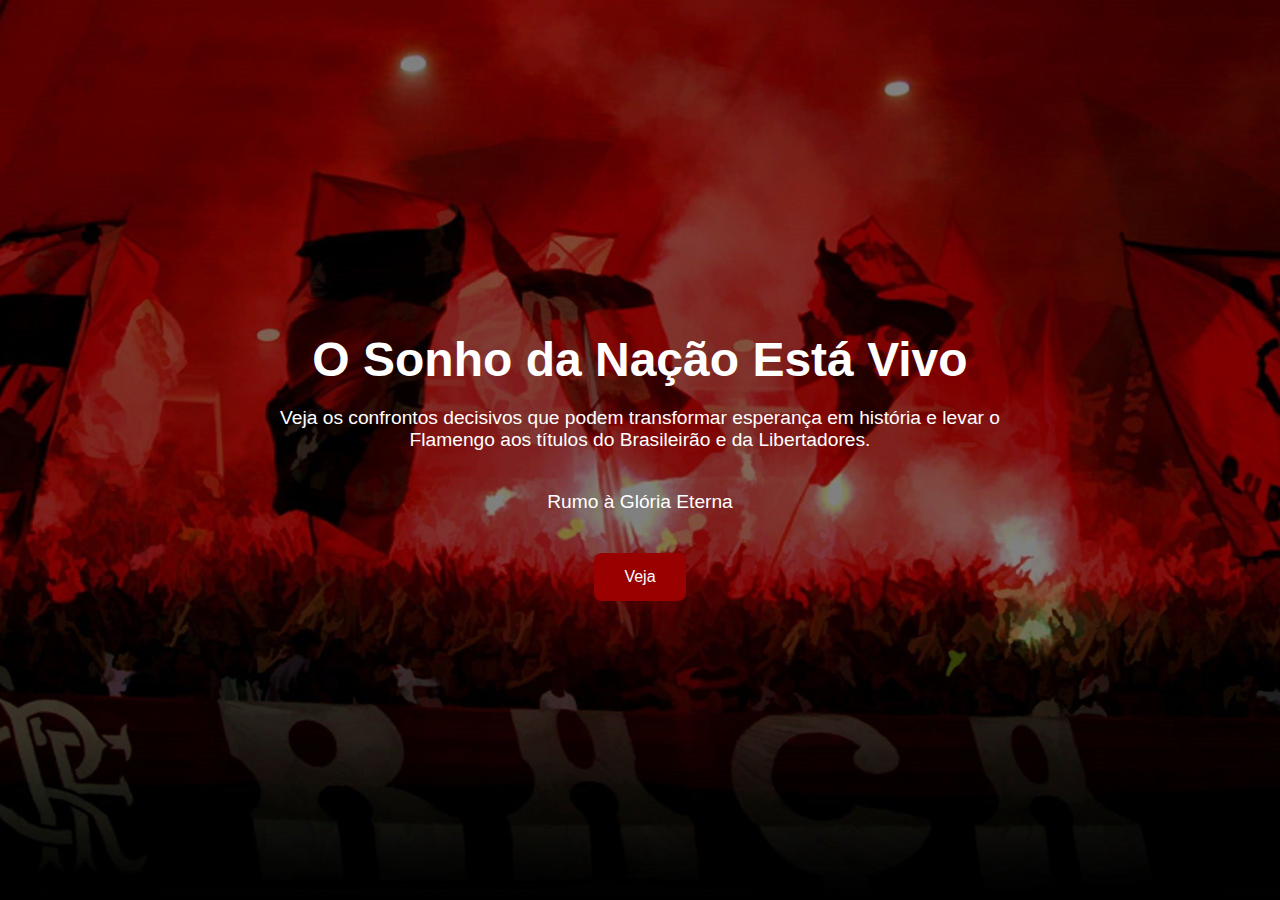
<file: index.html>
<!DOCTYPE html>
<html lang="pt-BR">
<head>
  <meta charset="UTF-8" />
  <meta name="viewport" content="width=device-width, initial-scale=1.0"/>
  <title>Boas Vindas!</title>
  <link rel="stylesheet" href="index.css" />
  <link rel="icon" href="logo.png" type="image/png">

</head>
<body>
  <div class="welcome-container">
    <h1>O Sonho da Nação Está Vivo</h1>
    <p>Veja os confrontos decisivos que podem transformar esperança em história e levar o Flamengo  aos títulos do Brasileirão e da Libertadores.</p>
    <p>Rumo à Glória Eterna</p>
    <button id="enter-button">Veja</button>
  </div>

  <script>
    document.getElementById("enter-button").addEventListener("click", function () {
      window.location.href = "inicial.html"; 
    });
  </script>
</body>
</html>
</file>
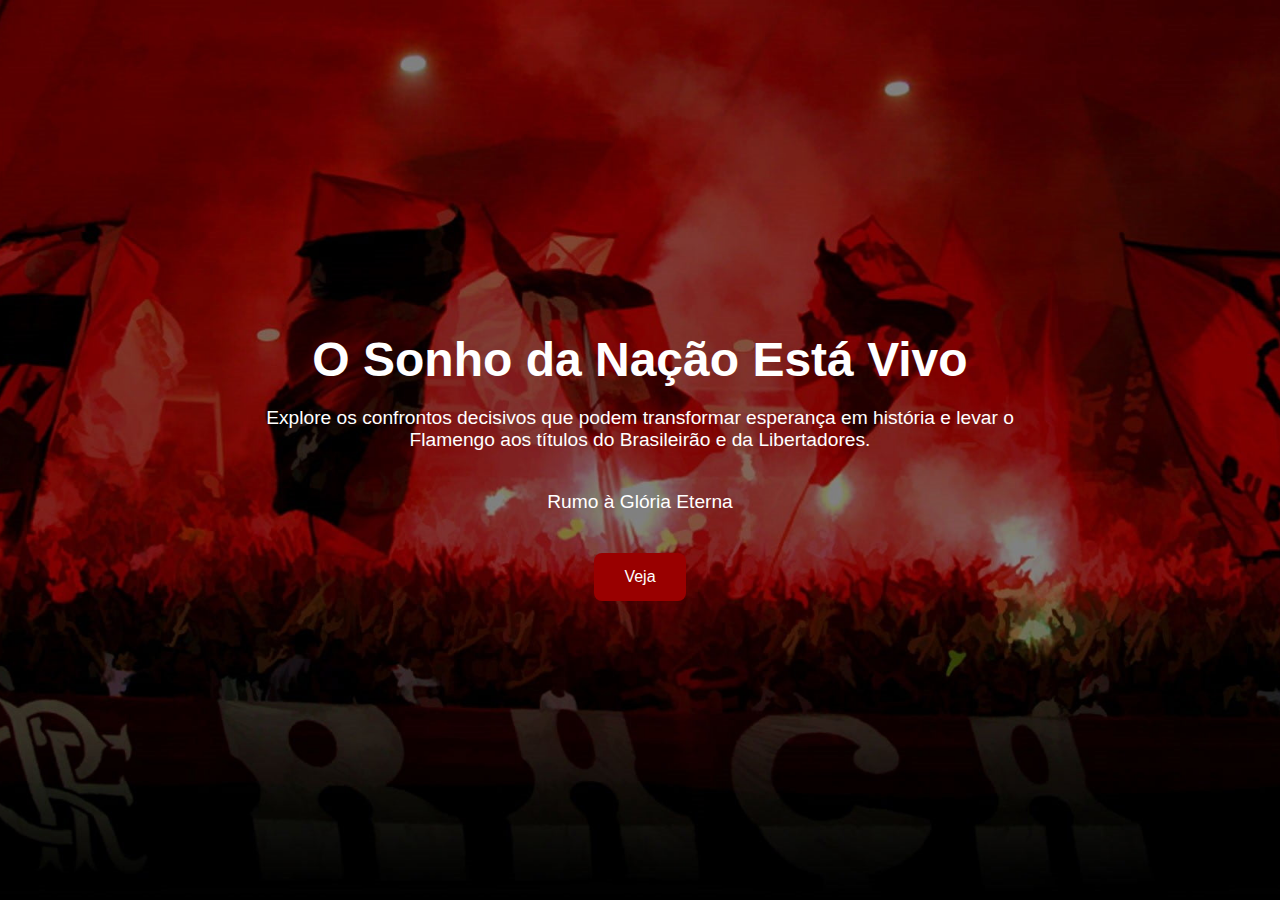
<file: home.html>
<!DOCTYPE html>
<html lang="pt-BR">
<head>
  <meta charset="UTF-8" />
  <meta name="viewport" content="width=device-width, initial-scale=1.0"/>
  <title>Boas Vindas!</title>
  <link rel="stylesheet" href="home.css" />
  <link rel="icon" href="logo.png" type="image/png">

</head>
<body>
  <div class="welcome-container">
    <h1>O Sonho da Nação Está Vivo</h1>
    <p>Explore os confrontos decisivos que podem transformar esperança em história e levar o Flamengo  aos títulos do Brasileirão e da Libertadores.</p>
    <p>Rumo à Glória Eterna</p>
    <button id="enter-button">Veja</button>
  </div>

  <script>
    document.getElementById("enter-button").addEventListener("click", function () {
      window.location.href = "index.html"; 
    });
  </script>
</body>
</html>
</file>
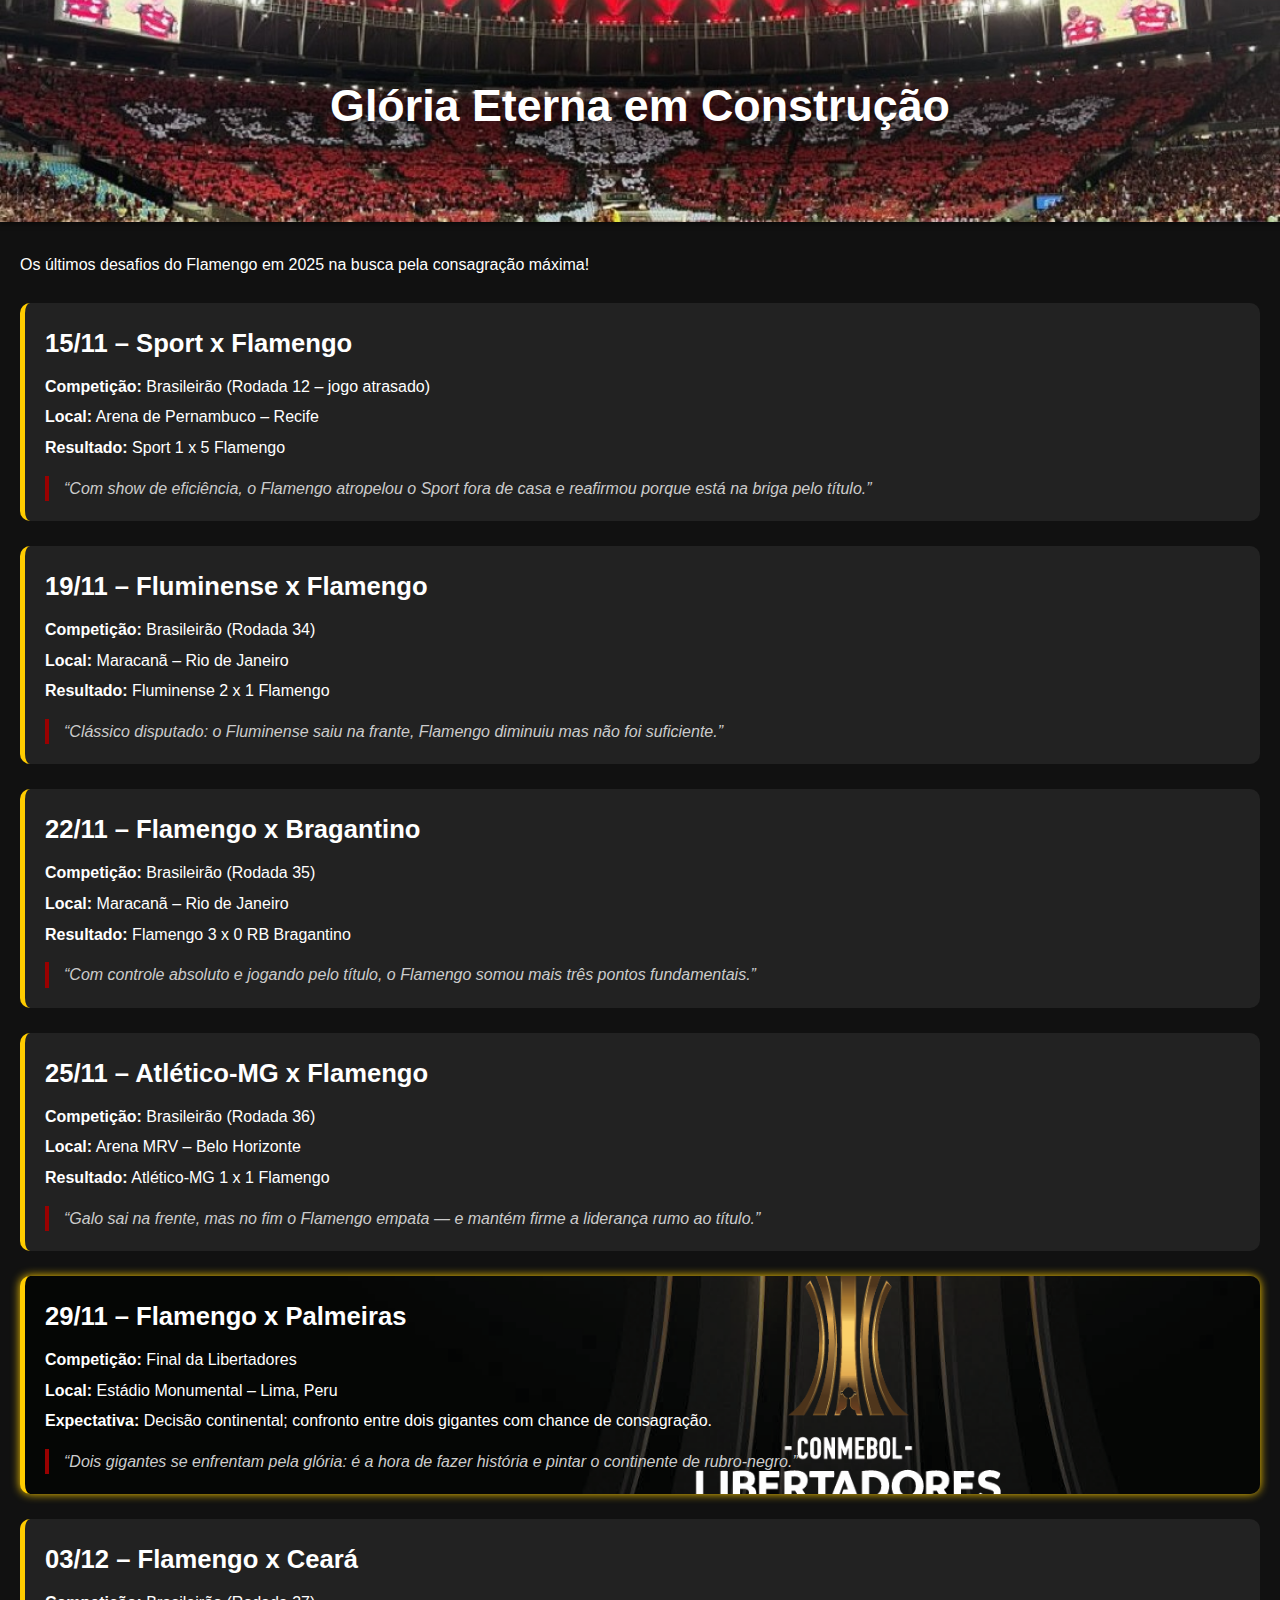
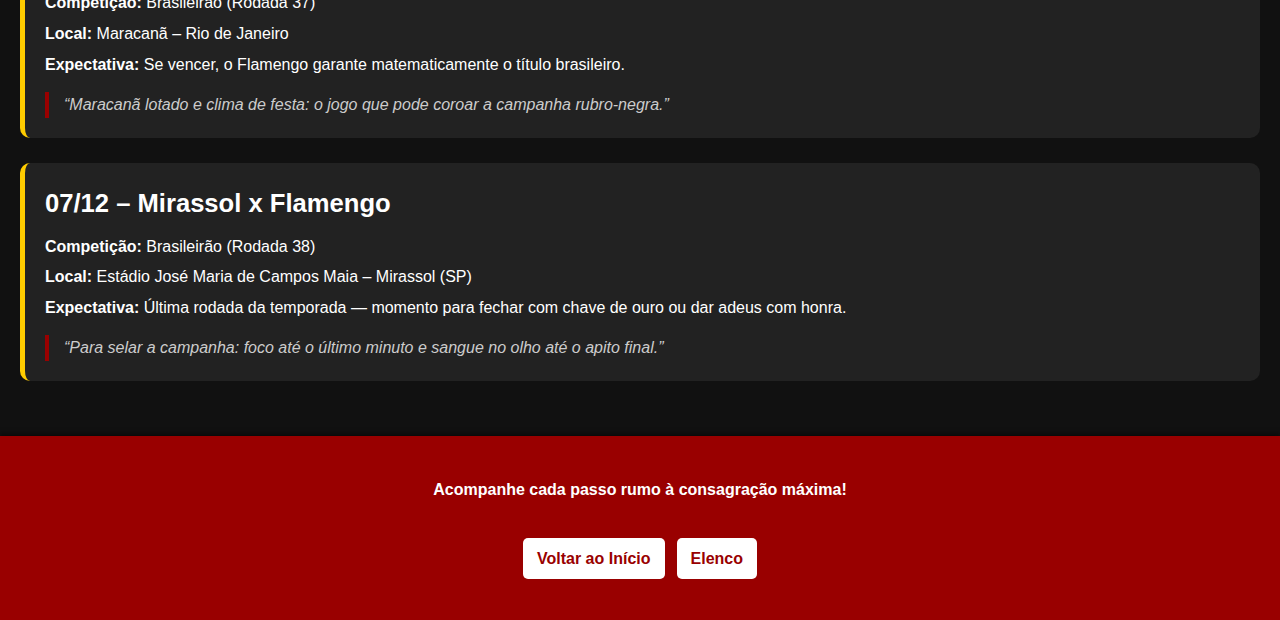
<file: inicial.html>
<!DOCTYPE html>
<html lang="pt-BR">
<head>
  <meta charset="UTF-8" />
  <meta name="viewport" content="width=device-width, initial-scale=1.0"/>
  <title>Últimos Jogos Rumo à Glória Eterna</title>
  <link rel="stylesheet" href="inicial.css" />
  <link rel="icon" type="image/png" href="logo.png">

</head>
<body>
  <header>
    <h1>Glória Eterna em Construção</h1>
  </header>

  <main>
        <p>Os últimos desafios do Flamengo em 2025 na busca pela consagração máxima!</p><br>

  
    <section class="jogo">
  <h2>15/11 – Sport x Flamengo</h2>
  <p><strong>Competição:</strong> Brasileirão (Rodada 12 – jogo atrasado)</p>
  <p><strong>Local:</strong> Arena de Pernambuco – Recife</p>
  <p><strong>Resultado:</strong> Sport 1 x 5 Flamengo</p>
  <blockquote>“Com show de eficiência, o Flamengo atropelou o Sport fora de casa e reafirmou porque está na briga pelo título.”</blockquote>
  <a class="btn-video" href="https://www.youtube.com/watch?v=ldz-otBFQmY" target="_blank" rel="noopener">
    ▶ Ver melhores momentos
  </a>
</section>

<!-- 19/11 – Fluminense x Flamengo -->
<section class="jogo">
  <h2>19/11 – Fluminense x Flamengo</h2>
  <p><strong>Competição:</strong> Brasileirão (Rodada 34)</p>
  <p><strong>Local:</strong> Maracanã – Rio de Janeiro</p>
  <p><strong>Resultado:</strong> Fluminense 2 x 1 Flamengo</p>
  <blockquote>“Clássico disputado: o Fluminense saiu na frante, Flamengo diminuiu mas não foi suficiente.”</blockquote>
  <!-- Ainda não achei vídeo oficial consolidado; deixo link genérico para canal oficial da Libertadores/Copa Brasil — substitua depois se achar highlights -->
  <a class="btn-video" href="https://www.youtube.com/watch?v=eTqleuid84U" target="_blank" rel="noopener">
    ▶ Ver melhores momentos
  </a>
</section>

<!-- 22/11 – Flamengo x Bragantino -->
<section class="jogo">
  <h2>22/11 – Flamengo x Bragantino</h2>
  <p><strong>Competição:</strong> Brasileirão (Rodada 35)</p>
  <p><strong>Local:</strong> Maracanã – Rio de Janeiro</p>
  <p><strong>Resultado:</strong> Flamengo 3 x 0 RB Bragantino</p>
  <blockquote>“Com controle absoluto e jogando pelo título, o Flamengo somou mais três pontos fundamentais.”</blockquote>
  <!-- Link para vídeo oficial dos gols da partida -->
  <a class="btn-video" href="https://www.youtube.com/watch?v=90ugBIxU0rs" target="_blank" rel="noopener">
    ▶ Ver melhores momentos
  </a>
</section>

<!-- 25/11 – Atlético-MG x Flamengo -->
<section class="jogo">
  <h2>25/11 – Atlético-MG x Flamengo</h2>
  <p><strong>Competição:</strong> Brasileirão (Rodada 36)</p>
  <p><strong>Local:</strong> Arena MRV – Belo Horizonte</p>
  <p><strong>Resultado:</strong> Atlético-MG 1 x 1 Flamengo</p>
  <blockquote>“Galo sai na frente, mas no fim o Flamengo empata — e mantém firme a liderança rumo ao título.”</blockquote>
  <!-- Ainda não encontrei um vídeo oficial consolidado dos melhores momentos; deixei o canal oficial Genérica — substitua se aparecer -->
  <a class="btn-video" href="https://www.youtube.com/watch?v=AhCCAe8R87E" target="_blank" rel="noopener">
    ▶ Ver melhores momentos
  </a>
</section>

<!-- 29/11 – Flamengo x Palmeiras (Final Libertadores) -->
<section class="jogo destaque">
  <h2>29/11 – Flamengo x Palmeiras</h2>
  <p><strong>Competição:</strong> Final da Libertadores</p>
  <p><strong>Local:</strong> Estádio Monumental – Lima, Peru</p>
  <p><strong>Expectativa:</strong> Decisão continental; confronto entre dois gigantes com chance de consagração.</p>
  <blockquote>“Dois gigantes se enfrentam pela glória: é a hora de fazer história e pintar o continente de rubro-negro.”</blockquote>
  <!-- Link para canal oficial da Libertadores — geralmente publica prévias e cobertura oficial -->
  <a class="btn-video" href="https://www.youtube.com/watch?v=XPp5AYcbS-c" target="_blank" rel="noopener">
    ▶ Ver prévia
  </a>
</section>

<!-- 03/12 – Flamengo x Ceará -->
<section class="jogo">
  <h2>03/12 – Flamengo x Ceará</h2>
  <p><strong>Competição:</strong> Brasileirão (Rodada 37)</p>
  <p><strong>Local:</strong> Maracanã – Rio de Janeiro</p>
  <p><strong>Expectativa:</strong> Se vencer, o Flamengo garante matematicamente o título brasileiro.</p>
  <blockquote>“Maracanã lotado e clima de festa: o jogo que pode coroar a campanha rubro-negra.”</blockquote>
  <!-- Link para canal oficial do Flamengo — prévia da partida -->
  <a class="btn-video" href="https://www.youtube.com/@FlamengoOficial" target="_blank" rel="noopener">
    ▶ Ver prévia 
  </a>
</section>

<!-- 07/12 – Mirassol x Flamengo -->
<section class="jogo">
  <h2>07/12 – Mirassol x Flamengo</h2>
  <p><strong>Competição:</strong> Brasileirão (Rodada 38)</p>
  <p><strong>Local:</strong> Estádio José Maria de Campos Maia – Mirassol (SP)</p>
  <p><strong>Expectativa:</strong> Última rodada da temporada — momento para fechar com chave de ouro ou dar adeus com honra.</p>
  <blockquote>“Para selar a campanha: foco até o último minuto e sangue no olho até o apito final.”</blockquote>
  <!-- Link para canal oficial do Flamengo — prévia da rodada final -->
  <a class="btn-video" href="https://www.youtube.com/@FlamengoOficial" target="_blank" rel="noopener">
    ▶ Ver prévia 
  </a>
</section>


  </main>

  <footer><br>
    <p>Acompanhe cada passo rumo à consagração máxima!</p>
    <br>

    <div class="footer-buttons">
      <a href="index.html" id="voltar-topo" class="footer-btn">Voltar ao Início</a>
      <a href="https://www.flamengo.com.br/elencos/elenco-profissional" class="footer-btn">Elenco</a>
    </div><br>

    
  
  </footer>

</body>
</html>
</file>
<file: index.css>
body {
  margin: 0;
  padding: 0;
  font-family: 'Segoe UI', sans-serif;
  background-image: url('fundo_home.jpg');
  background-size: cover;
  background-repeat: no-repeat;
  background-position: center;
  /*background: linear-gradient(to bottom, #000000, #990000);*/
  color: white;
  height: 100vh;
  display: flex;
  justify-content: center;
  align-items: center;
}

.welcome-container {
  text-align: center;
  max-width: 800px;
  padding: 20px;
}

h1 {
  font-size: 3em;
  margin-bottom: 20px;
}

p {
  font-size: 1.2em;
  margin-bottom: 40px;
}

button {
  background-color: #990000;
  color: #fff;
  border: none;
  padding: 15px 30px;
  font-size: 1em;
  border-radius: 8px;
  cursor: pointer;
  transition: background-color 0.3s ease;
}

button:hover {
  background-color: #000000;
}
</file>
<file: home.css>
body {
  margin: 0;
  padding: 0;
  font-family: 'Segoe UI', sans-serif;
  background-image: url('fundo_home.jpg');
  background-size: cover;
  background-repeat: no-repeat;
  background-position: center;
  /*background: linear-gradient(to bottom, #000000, #990000);*/
  color: white;
  height: 100vh;
  display: flex;
  justify-content: center;
  align-items: center;
}

.welcome-container {
  text-align: center;
  max-width: 800px;
  padding: 20px;
}

h1 {
  font-size: 3em;
  margin-bottom: 20px;
}

p {
  font-size: 1.2em;
  margin-bottom: 40px;
}

button {
  background-color: #990000;
  color: #fff;
  border: none;
  padding: 15px 30px;
  font-size: 1em;
  border-radius: 8px;
  cursor: pointer;
  transition: background-color 0.3s ease;
}

button:hover {
  background-color: #000000;
}
</file>
<file: inicial.css>
/* Reset básico */
* {
  margin: 0;
  padding: 0;
  box-sizing: border-box;
}

/* Corpo da página */
body {
  font-family: 'Segoe UI', sans-serif;
  background-color: #111;
  color: #fff;
  line-height: 1.6;
}

/* Cabeçalho 
header {
  background-color: #990000;
  padding: 30px 20px;
  text-align: center;
  box-shadow: 0 2px 5px rgba(0,0,0,0.5);
}
  */

/* Cabeçalho */
header {
  background-image: url("tetra2.jpg");
  background-size: cover;
  background-position: center;
  background-repeat: no-repeat;

  padding: 70px 15px;
  text-align: center;
  box-shadow: 0 2px 5px rgba(0,0,0,0.5);

  /* Opcional: escurecer um pouco a imagem para melhorar a leitura do texto */
  position: relative;
}



header h1 {
  font-size: 2.8em;
  color: #ffffff;
  margin-bottom: 10px;
}

header p {
  font-size: 1.2em;
  color: #fff;
}

/* Conteúdo principal */
main {
  padding: 30px 20px;
}

/* Seções de jogos 
.jogo {
  background-color: #222;
  border-left: 5px solid #ffcc00;
  margin-bottom: 25px;
  padding: 20px;
  border-radius: 10px;
  transition: transform 0.3s ease;
}

.jogo:hover {
  transform: scale(1.02);
}

.jogo h2 {
  font-size: 1.6em;
  color: #ffffff;
  margin-bottom: 10px;
}

.jogo p {
  margin: 5px 0;
  font-size: 1em;
}
*/


 .jogo {
    background-color: #222;
    border-left: 5px solid #ffcc00;
    margin-bottom: 25px;
    padding: 20px;
    border-radius: 10px;
    transition: transform 0.3s ease;
    position: relative;
    color: #fff;
  }
  .jogo:hover {
    transform: scale(1.02);
  }
  .jogo h2 {
    font-size: 1.6em;
    margin-bottom: 10px;
  }
  .jogo p {
    margin: 5px 0;
    font-size: 1em;
  }
  .btn-video {
    display: none;
    position: absolute;
    top: 20px;
    right: 20px;
    background: #e50914;
    color: #fff;
    padding: 8px 12px;
    border-radius: 4px;
    text-decoration: none;
    font-weight: bold;
  }
  .jogo:hover .btn-video {
    display: inline-block;
  }

/* Frases de torcedor */
blockquote {
  margin-top: 15px;
  font-style: italic;
  color: #ccc;
  border-left: 4px solid #990000;
  padding-left: 15px;
}

/* Destaque para jogo especial (ex: final da Libertadores) */
.destaque {
  background-image: url(libert3.png);
  border-left: 5px solid #ffcc00;
  box-shadow: 0 0 10px #ffcc00;
  background-size: cover;
  background-position: center;
  background-repeat: no-repeat;
}

/* Rodapé */
footer {
  background-color: #990000;
  text-align: center;
  padding: 15px;
  font-weight: bold;
  color: #ffffff;
  box-shadow: 0 -2px 5px rgba(0,0,0,0.5);
}
.footer-buttons {
    margin-top: 10px;
    display: flex;
    justify-content: center;
    gap: 12px;
  }

  .footer-btn {
    background-color: #ffffff;
    color: #990000;
    padding: 8px 14px;
    border-radius: 5px;
    font-weight: bold;
    text-decoration: none;
    transition: 0.3s ease;
  }

  .footer-btn:hover {
    color: #fff;
    background-color: #790000;
  }

  .div{
    background-color: #fff;
  }
</file>
